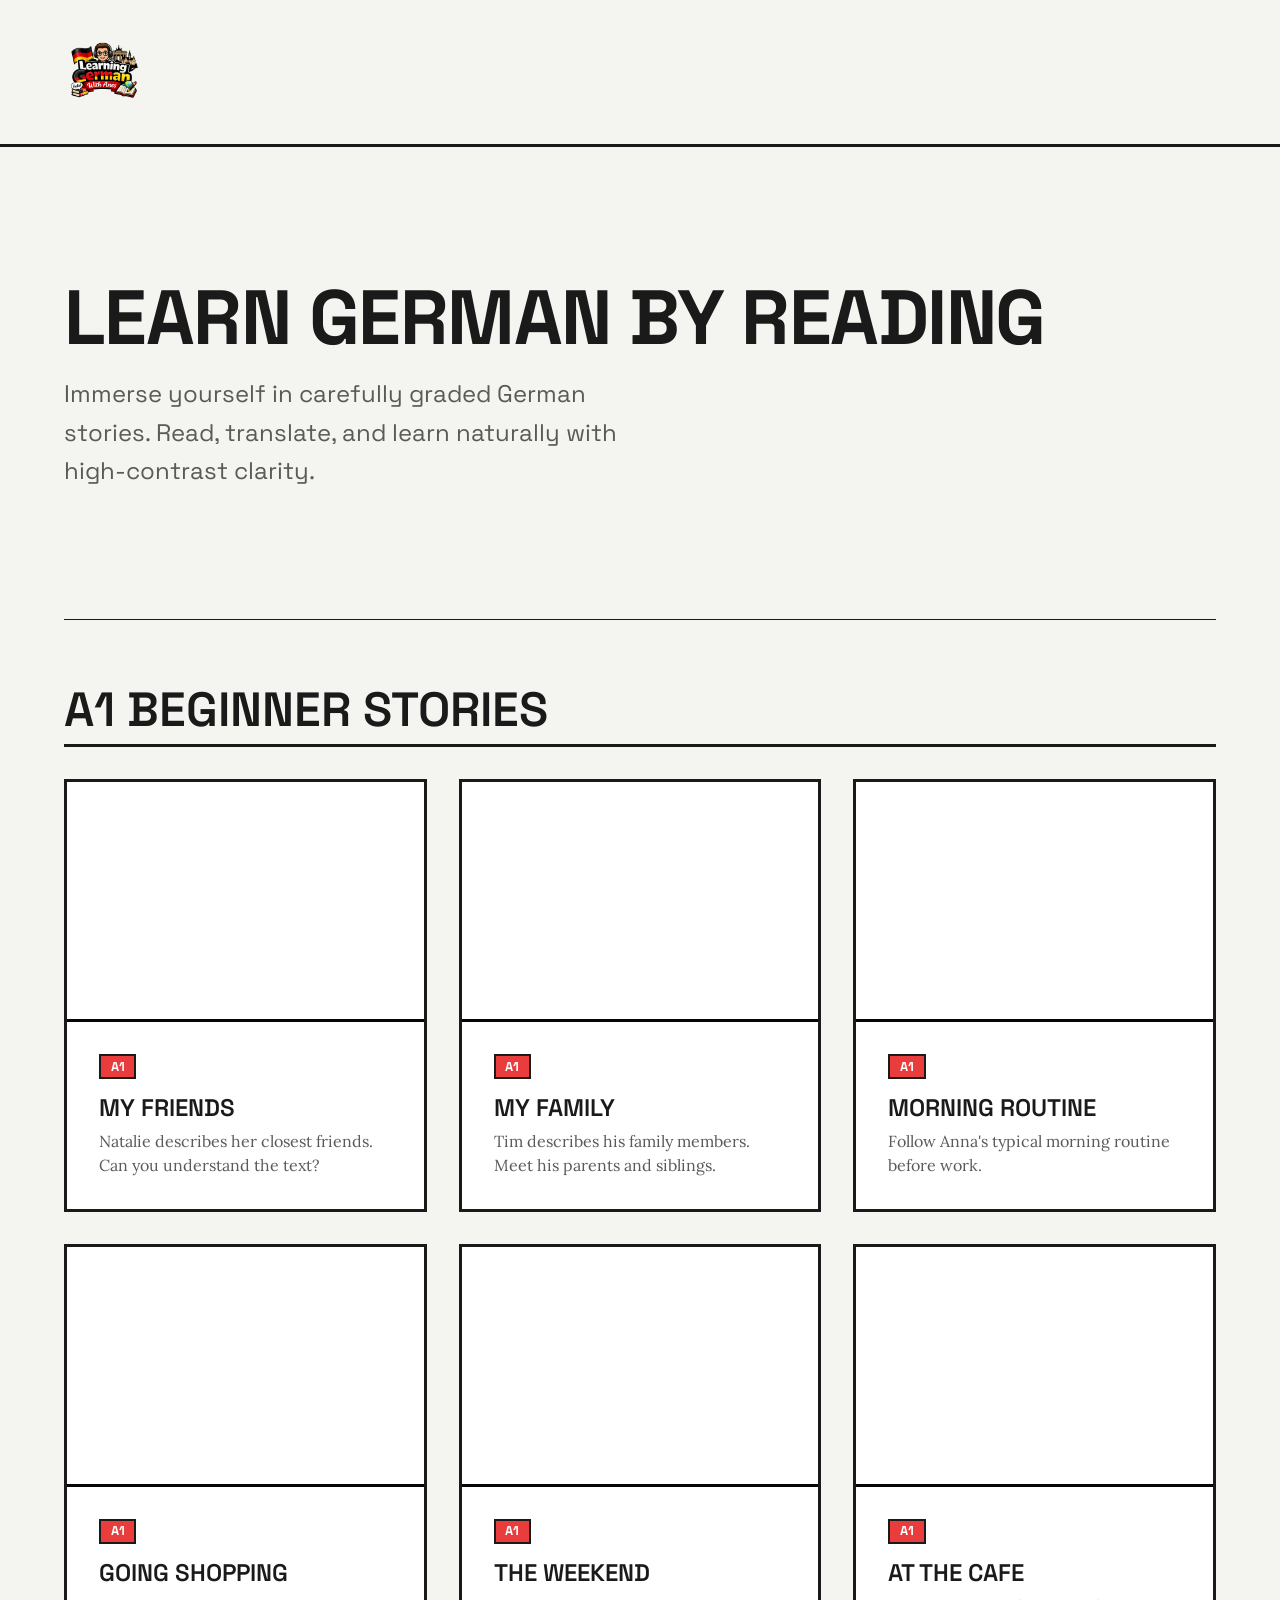
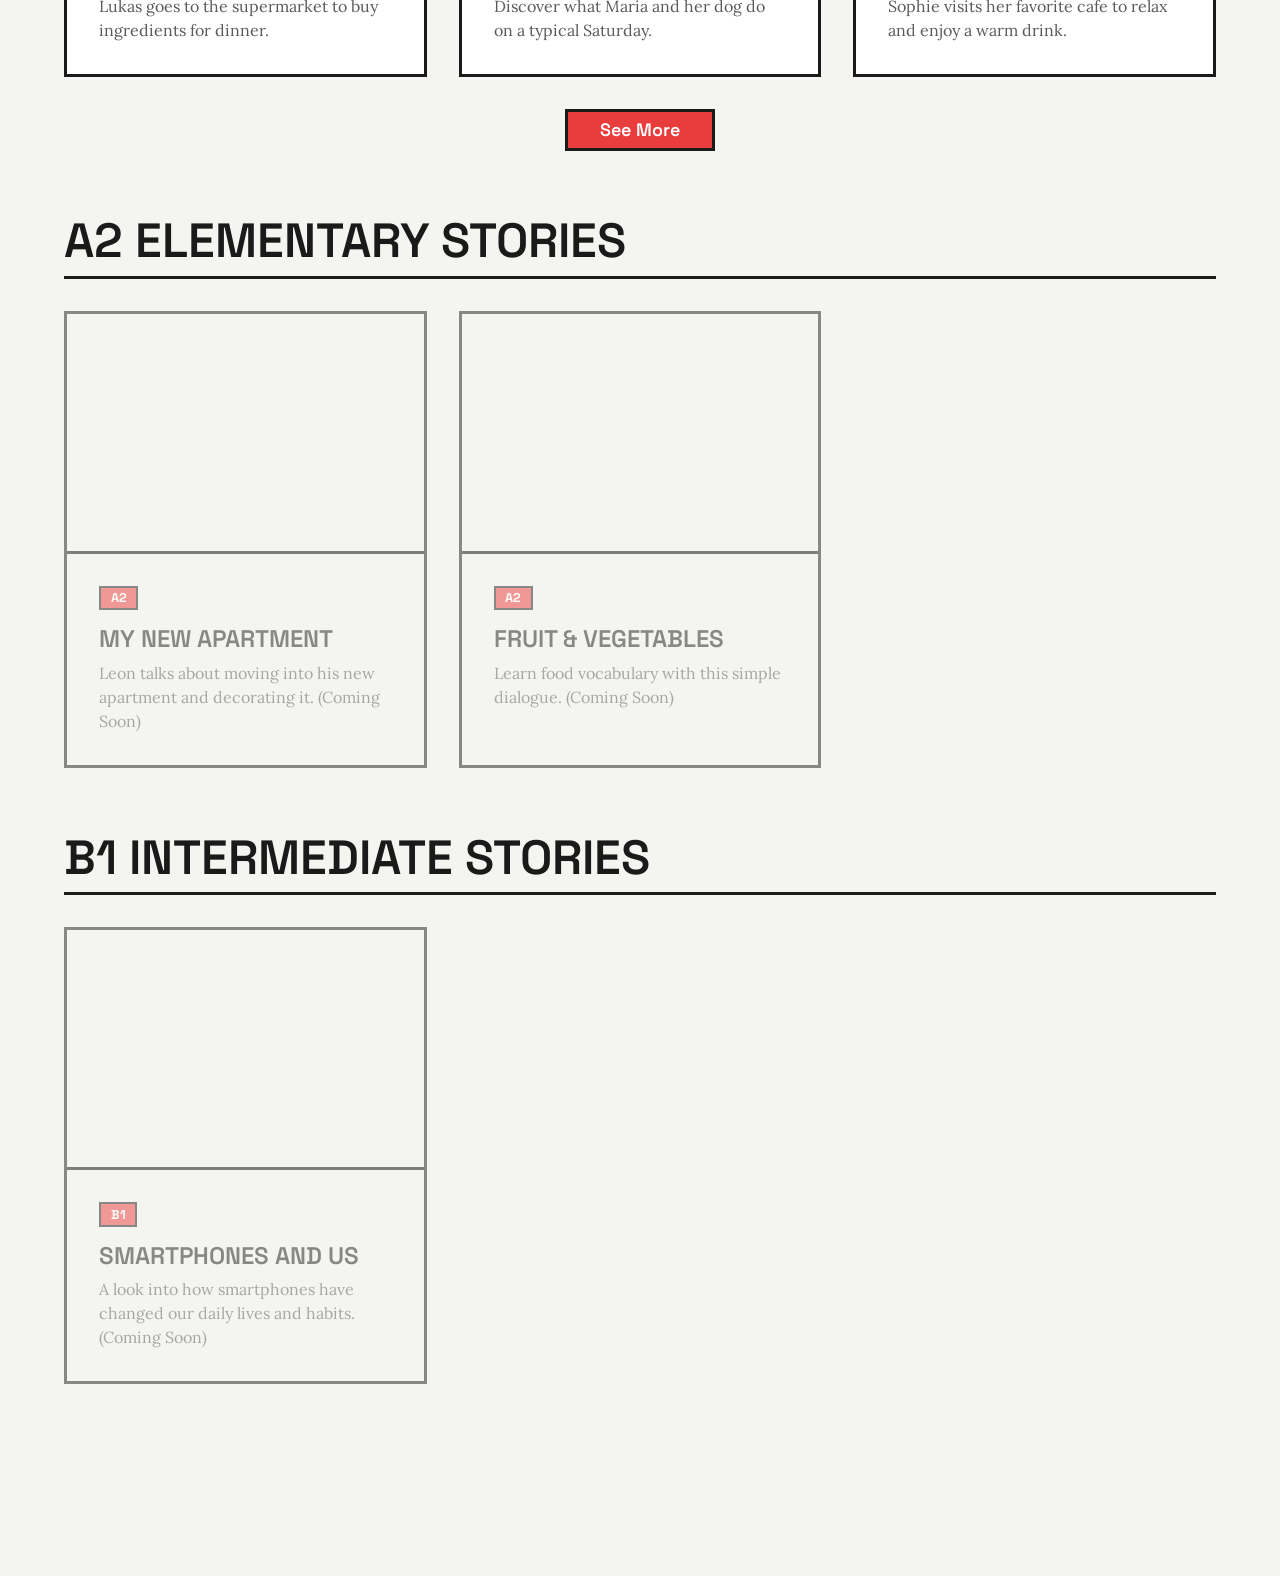
<file: index.html>
<!DOCTYPE html>
<html lang="en">

<head>
    <meta charset="UTF-8">
    <meta name="viewport" content="width=device-width, initial-scale=1.0">
    <title>Learn Deutsch With Anes - Neo-Bauhaus Reading</title>
    <link rel="icon" type="image/png" href="Pics/Logo.png">
    <link rel="stylesheet" href="css/styles.css">
</head>

<body>
    <nav class="navbar">
        <a href="index.html" class="brand-logo">
            <img src="Pics/Logo.png" alt="Learn Deutsch With Anes" class="logo-img">
        </a>
        <div class="nav-links">
        </div>
    </nav>

    <main>
        <section class="hero">
            <h1>Learn German by Reading</h1>
            <p>Immerse yourself in carefully graded German stories. Read, translate, and learn naturally with
                high-contrast clarity.</p>
        </section>

        <!-- Categories will be dynamically injected here by home.js -->
        <div id="categories-container"></div>
    </main>

    <script src="js/data.js"></script>
    <script src="js/home.js"></script>
</body>

</html>
</file>
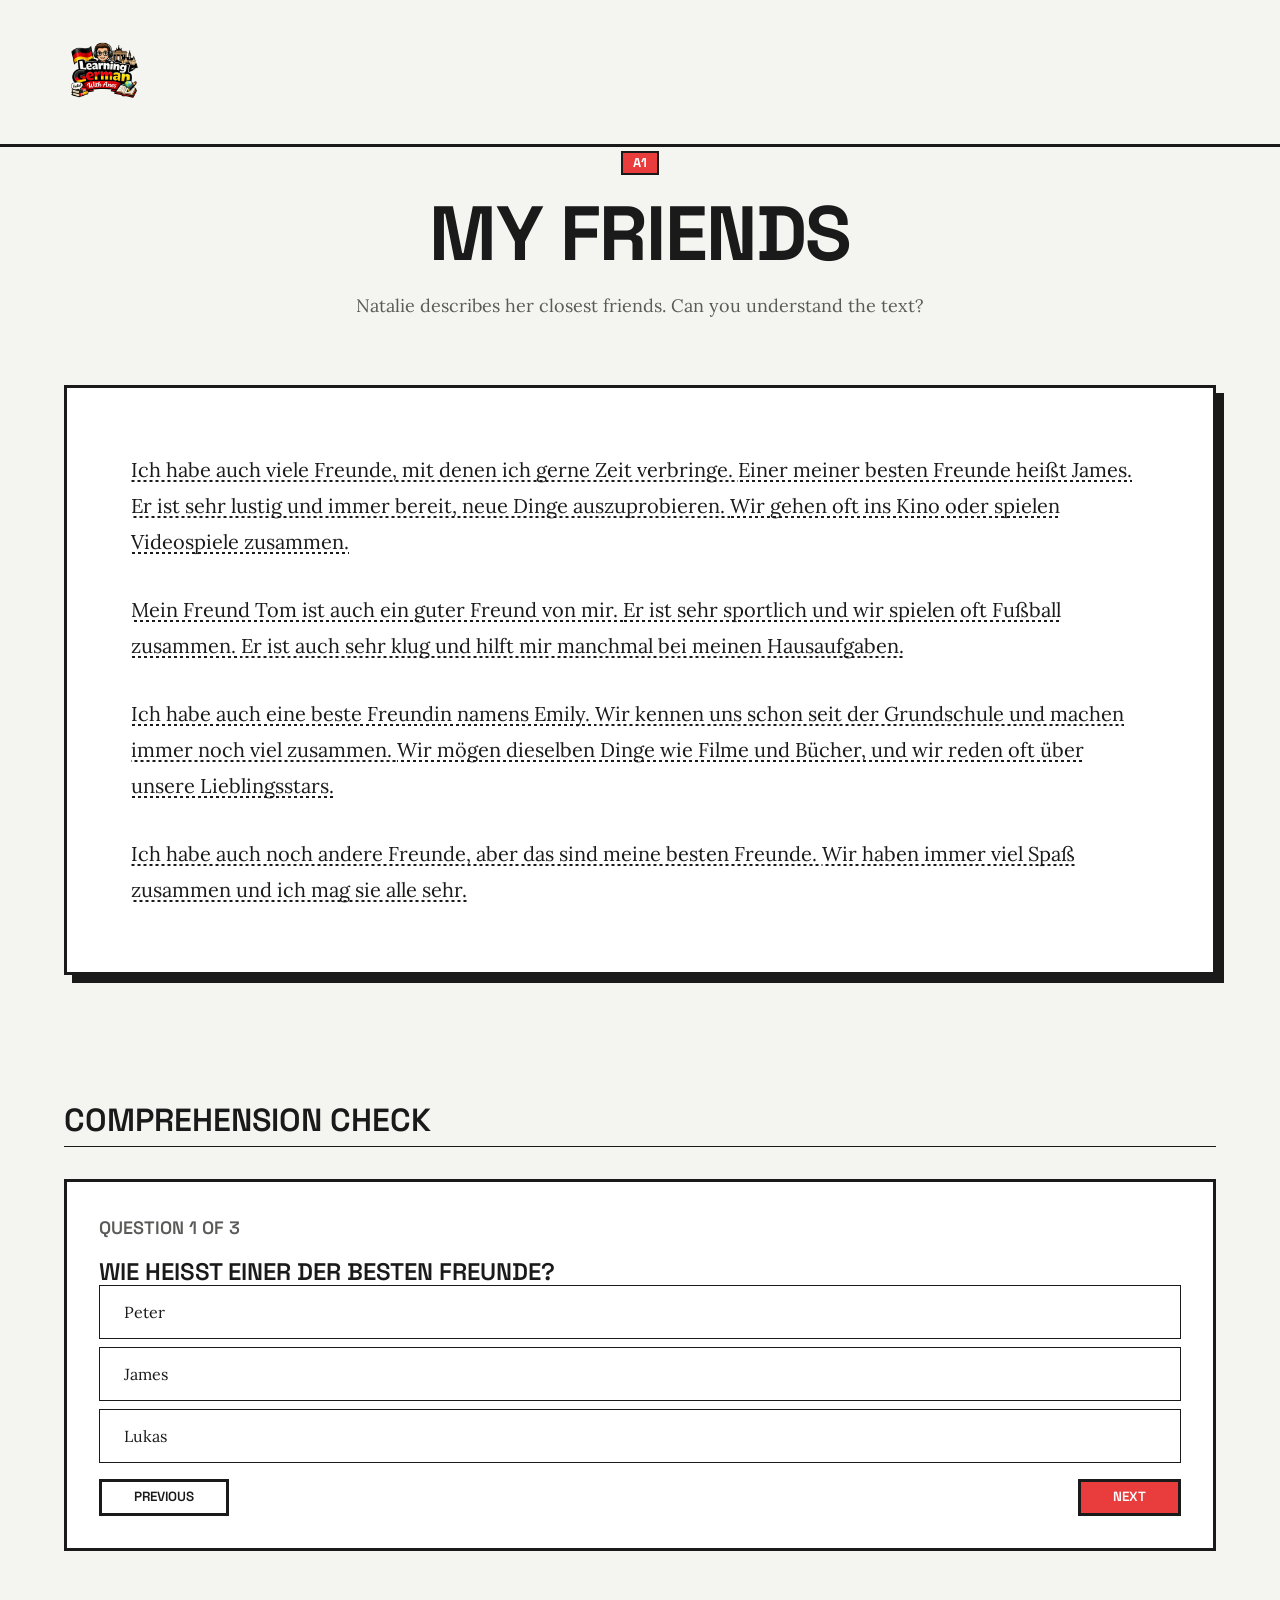
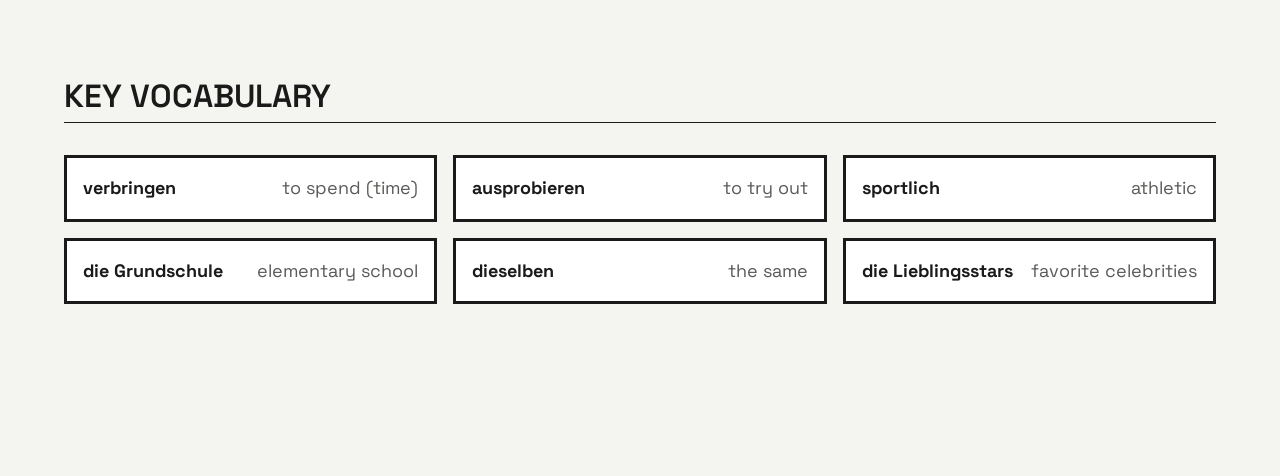
<file: story.html>
<!DOCTYPE html>
<html lang="en">

<head>
    <meta charset="UTF-8">
    <meta name="viewport" content="width=device-width, initial-scale=1.0">
    <title>Learn Deutsch With Anes - Story Detail</title>
    <link rel="icon" type="image/png" href="Pics/Logo.png">
    <link rel="stylesheet" href="css/styles.css">

</head>

<body>
    <nav class="navbar">
        <a href="index.html" class="brand-logo">
            <img src="Pics/Logo.png" alt="Learn Deutsch With Anes" class="logo-img">
        </a>
        <div class="nav-links">
        </div>
    </nav>

    <main class="fade-in">
        <div id="story-header" class="story-header">
            <!-- Injected by JS -->
        </div>

        <div id="story-content" class="story-content">
            <!-- Injected by JS -->
        </div>

        <section class="interactive-section" id="quiz-section">
            <h2>Comprehension Check</h2>
            <div id="quiz-container" class="quiz-card">
                <div
                    style="font-family: 'Space Grotesk', sans-serif; font-weight: 600; margin-bottom: 1rem; color: var(--text-secondary);">
                    QUESTION <span id="quiz-current">1</span> OF <span id="quiz-total">3</span>
                </div>
                <h3 id="quiz-question">Loading...</h3>
                <div id="quiz-options" class="quiz-options"></div>

                <div style="margin-top: 1rem; display: flex; justify-content: space-between;">
                    <button class="btn btn-outline" id="quiz-prev" disabled>PREVIOUS</button>
                    <button class="btn" id="quiz-next">NEXT</button>
                </div>
            </div>
        </section>

        <section class="interactive-section" id="vocab-section">
            <h2>Key Vocabulary</h2>
            <div id="vocab-grid" class="vocab-grid">
                <!-- Injected by JS -->
            </div>
        </section>
    </main>

    <!-- Global tooltip element -->
    <div id="tooltip" class="translation-tooltip"></div>

    <script src="js/data.js"></script>
    <script src="js/app.js"></script>
</body>

</html>
</file>
<file: css/styles.css>
@import url('https://fonts.googleapis.com/css2?family=Lora:ital,wght@0,400;0,600;1,400&family=Space+Grotesk:wght@400;600;700&display=swap');

:root {
    /* Color System */
    --base: #F4F4F0;
    --text-primary: #1A1A1A;
    --text-secondary: #5A5A58;
    --accent: #E93C3C;
    --accent-hover: #1A1A1A;
    --surface: #FFFFFF;
    --border-dark: #1A1A1A;

    /* Variables for Quiz Results */
    --correct-bg: #E8F5E9;
    --correct-text: #2E7D32;
    --wrong-bg: #FFEBEE;
    --wrong-text: #C62828;

    /* Grid & Spacing */
    --space-xs: 0.5rem;
    --space-sm: 1rem;
    --space-md: 2rem;
    --space-lg: 4rem;
    --space-xl: 8rem;

    /* Borders */
    --border-thick: 3px solid var(--border-dark);
    --border-thin: 1px solid var(--border-dark);

    /* Transitions */
    --transition-snappy: all 0.2s cubic-bezier(0.2, 0, 0, 1);
}

/* Reset & Normalize */
* {
    margin: 0;
    padding: 0;
    box-sizing: border-box;
}

body {
    background-color: var(--base);
    color: var(--text-primary);
    font-family: 'Lora', serif;
    font-size: 1.125rem;
    line-height: 1.6;
    overflow-x: hidden;
}

/* Typography Overrides */
h1,
h2,
h3,
h4,
h5,
h6,
.brand-logo,
.badge,
.btn,
.nav-links {
    font-family: 'Space Grotesk', sans-serif;
    line-height: 1.1;
}

h1 {
    font-size: clamp(3rem, 6vw, 5rem);
    font-weight: 700;
    letter-spacing: -0.02em;
    margin-bottom: var(--space-sm);
    text-transform: uppercase;
}

h2 {
    font-size: clamp(2rem, 4vw, 3rem);
    font-weight: 600;
    border-bottom: var(--border-thick);
    padding-bottom: var(--space-xs);
    margin-bottom: var(--space-md);
    text-transform: uppercase;
}

h3 {
    font-size: 1.5rem;
    font-weight: 600;
    text-transform: uppercase;
}

p {
    color: var(--text-secondary);
}

a {
    color: inherit;
    text-decoration: none;
}

/* Layout & Structure */
.navbar {
    display: flex;
    justify-content: space-between;
    align-items: center;
    padding: var(--space-md) 5%;
    border-bottom: var(--border-thick);
    background: var(--base);
    position: sticky;
    top: 0;
    z-index: 100;
}

.brand-logo {
    font-family: 'Space Grotesk', sans-serif !important;
    font-size: 1.5rem;
    font-weight: 700;
    letter-spacing: -0.5px;
    text-transform: uppercase;
}

.logo-img {
    height: 80px;
    width: auto;
    display: block;
}

.nav-links {
    display: flex;
    gap: var(--space-sm);
    align-items: center;
}

.nav-links a {
    font-family: 'Space Grotesk', sans-serif !important;
    font-weight: 600;
    font-size: 1rem;
    text-transform: uppercase;
    transition: var(--transition-snappy);
    position: relative;
}

.nav-links a:hover {
    color: var(--accent);
}

main {
    max-width: 1400px;
    margin: 0 auto;
    padding: 0 5% var(--space-xl);
}

/* Hero Section */
.hero {
    padding: var(--space-xl) 0;
    border-bottom: var(--border-thin);
    margin-bottom: var(--space-lg);
}

.hero p {
    font-size: 1.5rem;
    max-width: 600px;
    font-family: 'Space Grotesk', sans-serif;
}

/* Story Grid & Cards */
.story-category {
    margin-bottom: var(--space-lg);
}

.story-grid {
    display: grid;
    grid-template-columns: repeat(auto-fill, minmax(320px, 1fr));
    gap: var(--space-md);
}

.story-card {
    background: var(--surface);
    border: var(--border-thick);
    position: relative;
    transition: var(--transition-snappy);
    display: flex;
    flex-direction: column;
}

.story-card:hover {
    transform: translate(-4px, -4px);
    box-shadow: 8px 8px 0px var(--border-dark);
}

.story-card.disabled {
    pointer-events: none;
    opacity: 0.5;
    background: var(--base);
}

.story-image {
    width: 100%;
    height: 240px;
    background-size: cover;
    background-position: center;
    border-bottom: var(--border-thick);
    filter: grayscale(100%) contrast(1.2);
    transition: var(--transition-snappy);
}

.story-card:hover .story-image {
    filter: grayscale(0%) contrast(1);
}

.story-info {
    padding: var(--space-md);
    flex-grow: 1;
    display: flex;
    flex-direction: column;
}

.badge {
    background: var(--accent);
    color: var(--surface);
    padding: 0.2rem 0.6rem;
    font-size: 0.8rem;
    font-weight: 700;
    align-self: flex-start;
    margin-bottom: var(--space-sm);
    border: 2px solid var(--border-dark);
}

.story-info h3 {
    margin-bottom: var(--space-xs);
}

.story-info p {
    font-family: 'Lora', serif;
    font-size: 1rem;
    line-height: 1.5;
}

/* Button Styles */
.btn {
    display: inline-block;
    padding: var(--space-xs) var(--space-md);
    font-weight: 600;
    color: var(--surface);
    background-color: var(--accent);
    border: var(--border-thick);
    transition: var(--transition-snappy);
    cursor: pointer;
}

.btn:hover {
    background-color: var(--accent-hover);
    transform: translate(-2px, -2px);
    box-shadow: 4px 4px 0px var(--border-dark);
}

.btn-outline {
    background-color: transparent;
    color: var(--border-dark);
}

.btn-outline:hover {
    background-color: var(--border-dark);
    color: var(--surface);
}

.see-more-container {
    text-align: center;
    margin-top: var(--space-md);
}

/* Story Detail Page View */
.story-container {
    max-width: 800px;
    margin: var(--space-lg) auto;
}

.story-header {
    text-align: center;
    margin-bottom: var(--space-lg);
}

.story-header .badge {
    margin: 0 auto var(--space-sm);
    display: inline-block;
}

.story-content {
    font-size: 1.25rem;
    line-height: 1.8;
    color: var(--text-primary);
    background: var(--surface);
    padding: var(--space-lg);
    border: var(--border-thick);
    box-shadow: 8px 8px 0px var(--border-dark);
    margin-bottom: var(--space-lg);
}

.story-content p {
    margin-bottom: var(--space-md);
    font-size: inherit;
    color: inherit;
    position: relative;
}

.story-content p:last-child {
    margin-bottom: 0;
}

/* Interactive Translation Styling */
.translatable {
    cursor: pointer;
    background-image: linear-gradient(to right, var(--text-primary) 50%, rgba(255, 255, 255, 0) 0%);
    background-position: bottom;
    background-size: 6px 2px;
    background-repeat: repeat-x;
    transition: var(--transition-snappy);
    user-select: none;
    -webkit-tap-highlight-color: transparent;
}

.translatable:hover {
    background-color: rgba(233, 60, 60, 0.1);
}

/* Tooltip Redesign */
.translation-tooltip {
    position: absolute;
    background: var(--border-dark);
    color: var(--surface);
    font-family: 'Space Grotesk', sans-serif;
    padding: 0.8rem 1.2rem;
    font-size: 1rem;
    line-height: 1.4;
    border: 2px solid var(--accent);
    z-index: 1000;
    max-width: 320px;
    opacity: 0;
    pointer-events: none;
    transition: opacity 0.15s;
}

.translation-tooltip.visible {
    opacity: 1;
}

.translation-tooltip::after {
    content: '';
    position: absolute;
    top: 100%;
    left: 50%;
    margin-left: -8px;
    border-width: 8px;
    border-style: solid;
    border-color: var(--accent) transparent transparent transparent;
}

/* Loading Dots */
.loading-dots:after {
    content: '.';
    animation: dots 1.5s steps(5, end) infinite;
}

@keyframes dots {

    0%,
    20% {
        color: rgba(0, 0, 0, 0);
        text-shadow: .25em 0 0 rgba(0, 0, 0, 0), .5em 0 0 rgba(0, 0, 0, 0);
    }

    40% {
        color: white;
        text-shadow: .25em 0 0 rgba(0, 0, 0, 0), .5em 0 0 rgba(0, 0, 0, 0);
    }

    60% {
        text-shadow: .25em 0 0 white, .5em 0 0 rgba(0, 0, 0, 0);
    }

    80%,
    100% {
        text-shadow: .25em 0 0 white, .5em 0 0 white;
    }
}

/* Interactive Sections (Quiz & Vocab) */
.interactive-section {
    margin-top: var(--space-xl);
    display: none;
}

.interactive-section h2 {
    font-size: 2rem;
    text-align: left;
    border-bottom: var(--border-thin);
    margin-bottom: var(--space-md);
}

/* Quiz UI Restyle */
.quiz-section {
    max-width: 800px;
}

.quiz-card {
    background: var(--surface);
    padding: var(--space-md);
    border: var(--border-thick);
    margin-bottom: var(--space-md);
}

.quiz-question {
    font-family: 'Space Grotesk', sans-serif;
    font-size: 1.25rem;
    font-weight: 600;
    margin-bottom: var(--space-sm);
}

.quiz-options {
    display: grid;
    gap: var(--space-xs);
}

.quiz-option {
    font-family: 'Lora', serif;
    padding: 1rem 1.5rem;
    border: var(--border-thin);
    background: transparent;
    font-size: 1rem;
    text-align: left;
    cursor: pointer;
    transition: var(--transition-snappy);
    color: var(--text-primary);
}

.quiz-option:hover:not(:disabled) {
    background: var(--text-primary);
    color: var(--surface);
}

.quiz-option.correct {
    background: var(--correct-bg);
    border-color: var(--correct-text);
    color: var(--correct-text);
    font-weight: 700;
}

.quiz-option.wrong {
    background: var(--wrong-bg);
    border-color: var(--wrong-text);
    color: var(--wrong-text);
}

.quiz-feedback {
    margin-top: var(--space-sm);
    padding: var(--space-sm);
    font-family: 'Space Grotesk', sans-serif;
    font-weight: 600;
    display: none;
    border: 2px solid transparent;
}

.quiz-feedback.success {
    display: block;
    background: var(--correct-bg);
    color: var(--correct-text);
    border-color: var(--correct-text);
}

.quiz-feedback.error {
    display: block;
    background: var(--wrong-bg);
    color: var(--wrong-text);
    border-color: var(--wrong-text);
}

/* Vocabulary Grid */
.vocab-grid {
    display: grid;
    grid-template-columns: repeat(auto-fill, minmax(280px, 1fr));
    gap: var(--space-sm);
}

.vocab-item {
    display: flex;
    justify-content: space-between;
    padding: var(--space-sm);
    background: var(--surface);
    border: var(--border-thick);
    transition: var(--transition-snappy);
    font-family: 'Space Grotesk', sans-serif;
}

.vocab-item:hover {
    transform: translate(-2px, -2px);
    box-shadow: 2px 2px 0px var(--border-dark);
}

.vocab-de {
    font-weight: 700;
    color: var(--text-primary);
}

.vocab-en {
    color: var(--text-secondary);
}

/* Animations */
@keyframes fadeIn {
    from {
        opacity: 0;
        transform: translateY(10px);
    }

    to {
        opacity: 1;
        transform: translateY(0);
    }
}

.fade-in {
    animation: fadeIn 0.4s ease-out forwards;
}

/* Responsive */
@media (max-width: 768px) {
    h1 {
        font-size: 2.5rem;
    }

    .story-content {
        padding: var(--space-md);
    }
}

/* Print Styles */
@media print {
    body {
        background-color: #fff;
    }

    .navbar,
    .quiz-section,
    .vocabulary-section,
    .translation-tooltip,
    .btn {
        display: none !important;
    }

    .story-container {
        margin: 0rem auto;
        max-width: none;
        box-shadow: none;
        border: none;
    }

    h1 {
        font-size: 24pt;
        margin-top: 0;
    }

    .story-content {
        font-size: 14pt;
        line-height: 1.6;
        box-shadow: none;
        border: none;
        padding: 0;
    }

    .translatable {
        background-image: none;
    }
}
</file>
